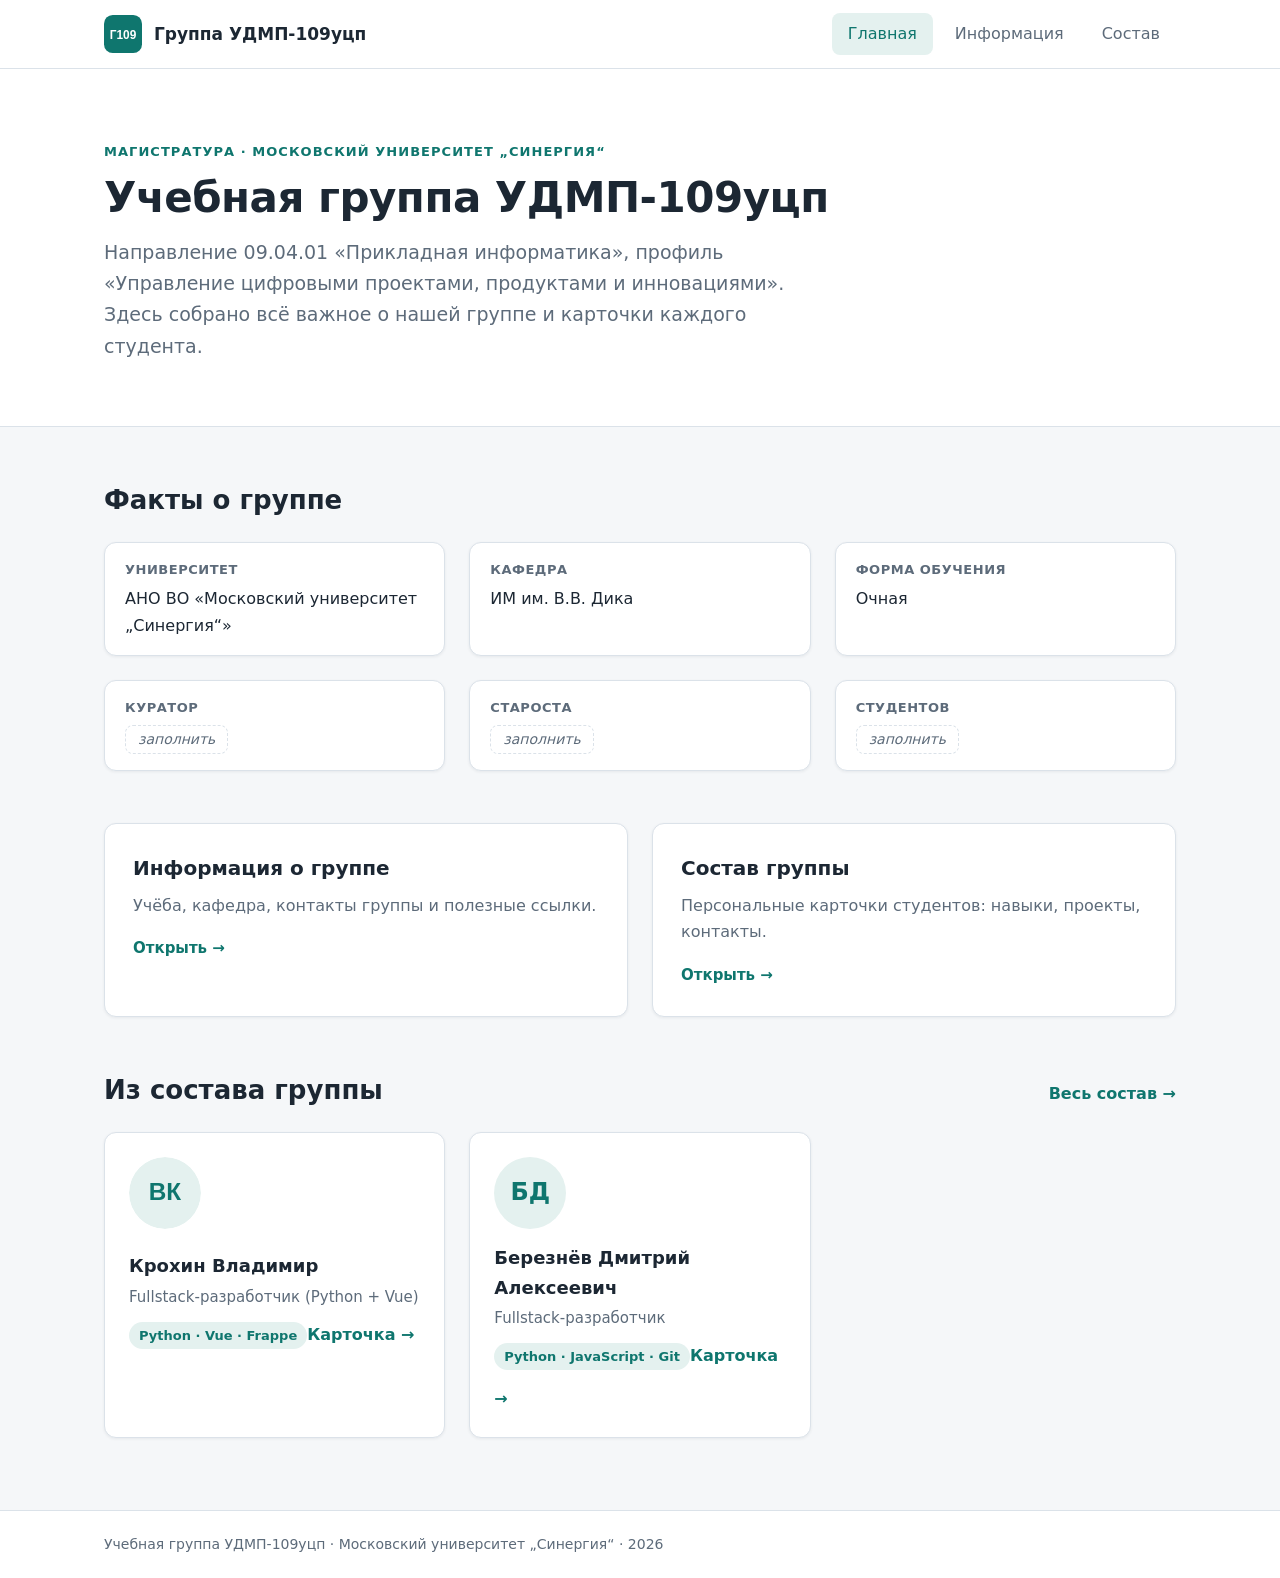
<file: index.html>
<!doctype html>
<html lang="ru">
<head>
  <meta charset="utf-8">
  <meta name="viewport" content="width=device-width, initial-scale=1">
  <title>Группа УДМП-109уцп — Синергия</title>
  <meta name="description"
        content="Сайт учебной группы УДМП-109уцп: информация о группе и персональные карточки студентов.">
  <meta name="site-root" content="./">
  <link rel="icon" href="assets/img/logo.svg" type="image/svg+xml">

  <link rel="stylesheet" href="assets/css/tokens.css">
  <link rel="stylesheet" href="assets/css/layout.css">
  <link rel="stylesheet" href="assets/css/components.css">

  <script src="assets/js/components.js" defer></script>
  <script src="assets/js/roster.js" defer></script>
</head>

<body data-page="home">
  <a class="skip-link" href="#main">Перейти к содержанию</a>
  <site-header></site-header>

  <main id="main">

    <section class="hero">
      <div class="container">
        <p class="eyebrow">Магистратура · Московский университет „Синергия“</p>
        <h1>Учебная группа УДМП-109уцп</h1>
        <p class="lead">
          Направление 09.04.01 «Прикладная информатика», профиль
          «Управление цифровыми проектами, продуктами и инновациями».
          Здесь собрано всё важное о нашей группе и карточки каждого студента.
        </p>
      </div>
    </section>

    <section class="section">
      <div class="container">
        <h2>Факты о группе</h2>
        <dl class="facts">
          <div>
            <dt>Университет</dt>
            <dd>АНО ВО «Московский университет „Синергия“»</dd>
          </div>
          <div>
            <dt>Кафедра</dt>
            <dd>ИМ им. В.В. Дика</dd>
          </div>
          <div>
            <dt>Форма обучения</dt>
            <dd>Очная</dd>
          </div>
          <div>
            <dt>Куратор</dt>
            <dd><span class="plaque">заполнить</span></dd>
          </div>
          <div>
            <dt>Староста</dt>
            <dd><span class="plaque">заполнить</span></dd>
          </div>
          <div>
            <dt>Студентов</dt>
            <dd><span class="plaque">заполнить</span></dd>
          </div>
        </dl>
      </div>
    </section>

    <section class="section">
      <div class="container">
        <div class="nav-cards">
          <a class="nav-card" href="info/index.html">
            <h3>Информация о группе</h3>
            <p>Учёба, кафедра, контакты группы и полезные ссылки.</p>
            <span class="nav-card__arrow">Открыть →</span>
          </a>
          <a class="nav-card" href="team/index.html">
            <h3>Состав группы</h3>
            <p>Персональные карточки студентов: навыки, проекты, контакты.</p>
            <span class="nav-card__arrow">Открыть →</span>
          </a>
        </div>
      </div>
    </section>

    <section class="section">
      <div class="container">
        <div class="section-head">
          <h2>Из состава группы</h2>
          <a class="more-link" href="team/index.html">Весь состав →</a>
        </div>
        <div class="team-grid" data-roster data-limit="4"></div>
      </div>
    </section>

  </main>

  <site-footer></site-footer>
</body>
</html>
</file>
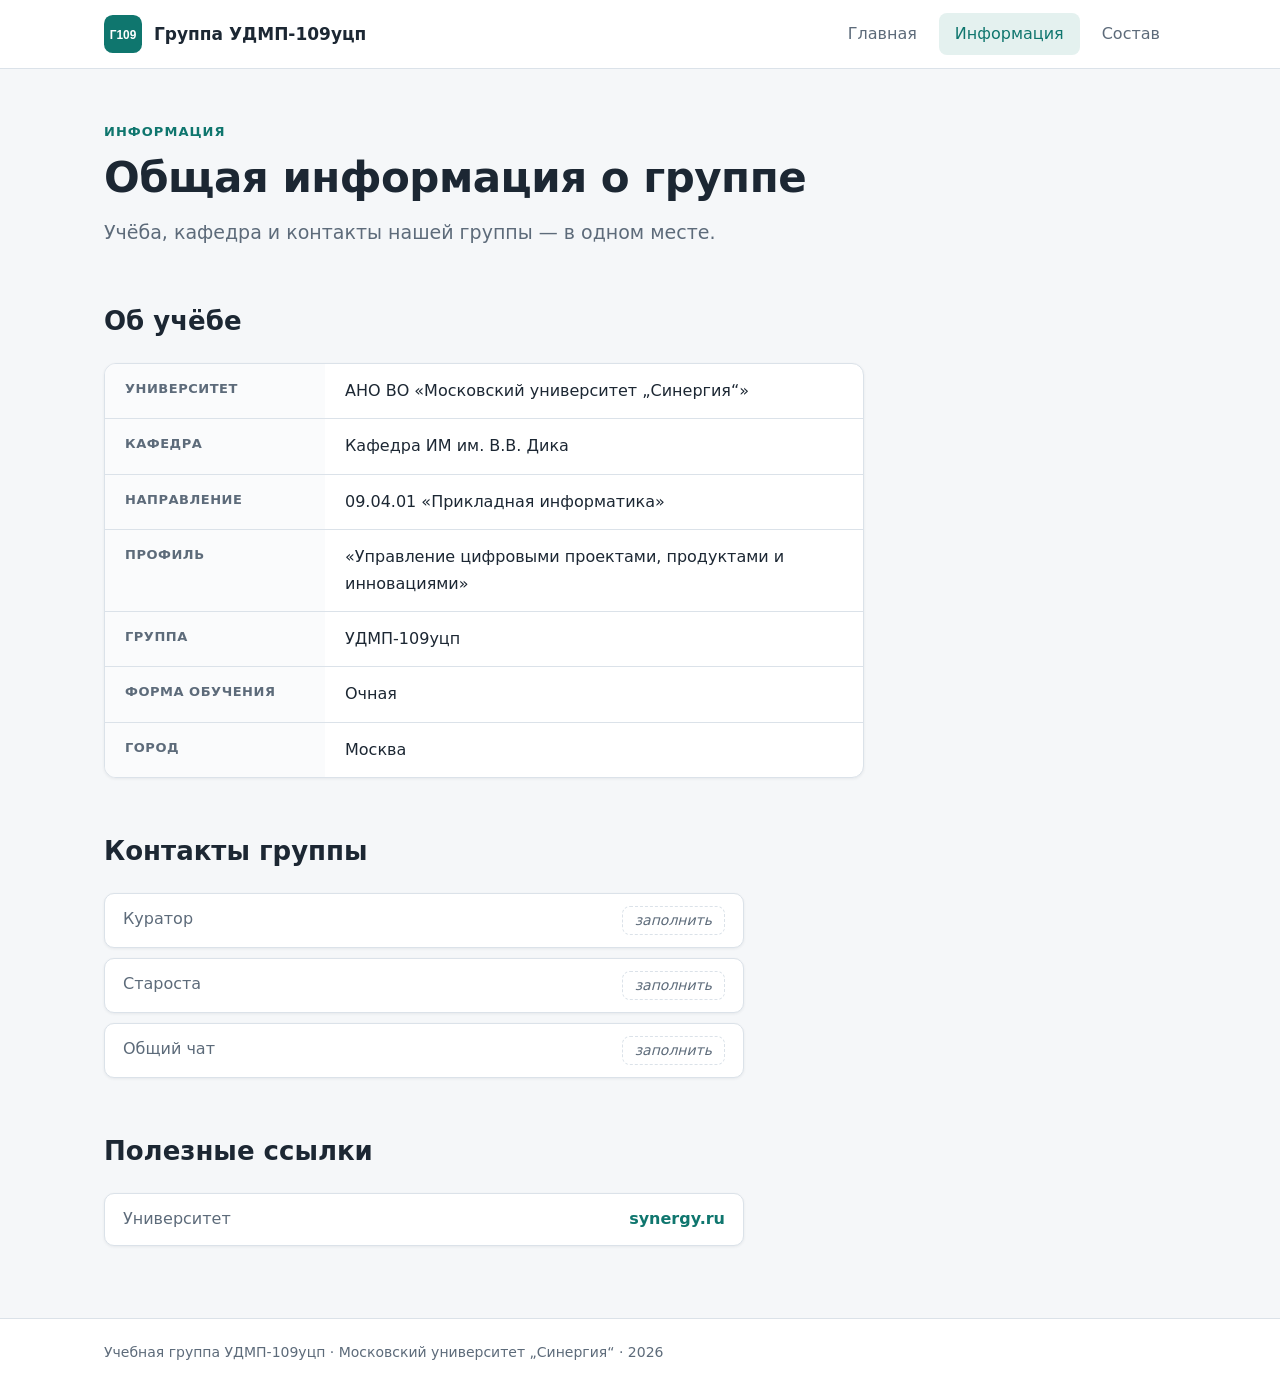
<file: info/index.html>
<!doctype html>
<html lang="ru">
<head>
  <meta charset="utf-8">
  <meta name="viewport" content="width=device-width, initial-scale=1">
  <title>Информация — группа УДМП-109уцп</title>
  <meta name="description"
        content="Общая информация об учебной группе УДМП-109уцп: учёба, кафедра, контакты, полезные ссылки.">
  <meta name="site-root" content="../">
  <link rel="icon" href="../assets/img/logo.svg" type="image/svg+xml">

  <link rel="stylesheet" href="../assets/css/tokens.css">
  <link rel="stylesheet" href="../assets/css/layout.css">
  <link rel="stylesheet" href="../assets/css/components.css">

  <script src="../assets/js/components.js" defer></script>
</head>

<body data-page="info">
  <a class="skip-link" href="#main">Перейти к содержанию</a>
  <site-header></site-header>

  <main id="main">

    <section class="section">
      <div class="container">
        <p class="eyebrow">Информация</p>
        <h1>Общая информация о группе</h1>
        <p class="lead">
          Учёба, кафедра и контакты нашей группы — в одном месте.
        </p>
      </div>
    </section>

    <section class="section">
      <div class="container">
        <h2>Об учёбе</h2>
        <div class="table-wrap">
          <table class="table">
            <tr>
              <th>Университет</th>
              <td>АНО ВО «Московский университет „Синергия“»</td>
            </tr>
            <tr>
              <th>Кафедра</th>
              <td>Кафедра ИМ им. В.В. Дика</td>
            </tr>
            <tr>
              <th>Направление</th>
              <td>09.04.01 «Прикладная информатика»</td>
            </tr>
            <tr>
              <th>Профиль</th>
              <td>«Управление цифровыми проектами, продуктами и инновациями»</td>
            </tr>
            <tr>
              <th>Группа</th>
              <td>УДМП-109уцп</td>
            </tr>
            <tr>
              <th>Форма обучения</th>
              <td>Очная</td>
            </tr>
            <tr>
              <th>Город</th>
              <td>Москва</td>
            </tr>
          </table>
        </div>
      </div>
    </section>

    <section class="section">
      <div class="container">
        <h2>Контакты группы</h2>
        <ul class="link-list">
          <li>
            <span class="label">Куратор</span>
            <span class="plaque">заполнить</span>
          </li>
          <li>
            <span class="label">Староста</span>
            <span class="plaque">заполнить</span>
          </li>
          <li>
            <span class="label">Общий чат</span>
            <span class="plaque">заполнить</span>
          </li>
        </ul>
      </div>
    </section>

    <section class="section">
      <div class="container">
        <h2>Полезные ссылки</h2>
        <ul class="link-list">
          <li>
            <span class="label">Университет</span>
            <a href="https://synergy.ru" target="_blank" rel="noopener">synergy.ru</a>
          </li>
        </ul>
      </div>
    </section>

  </main>

  <site-footer></site-footer>
</body>
</html>
</file>
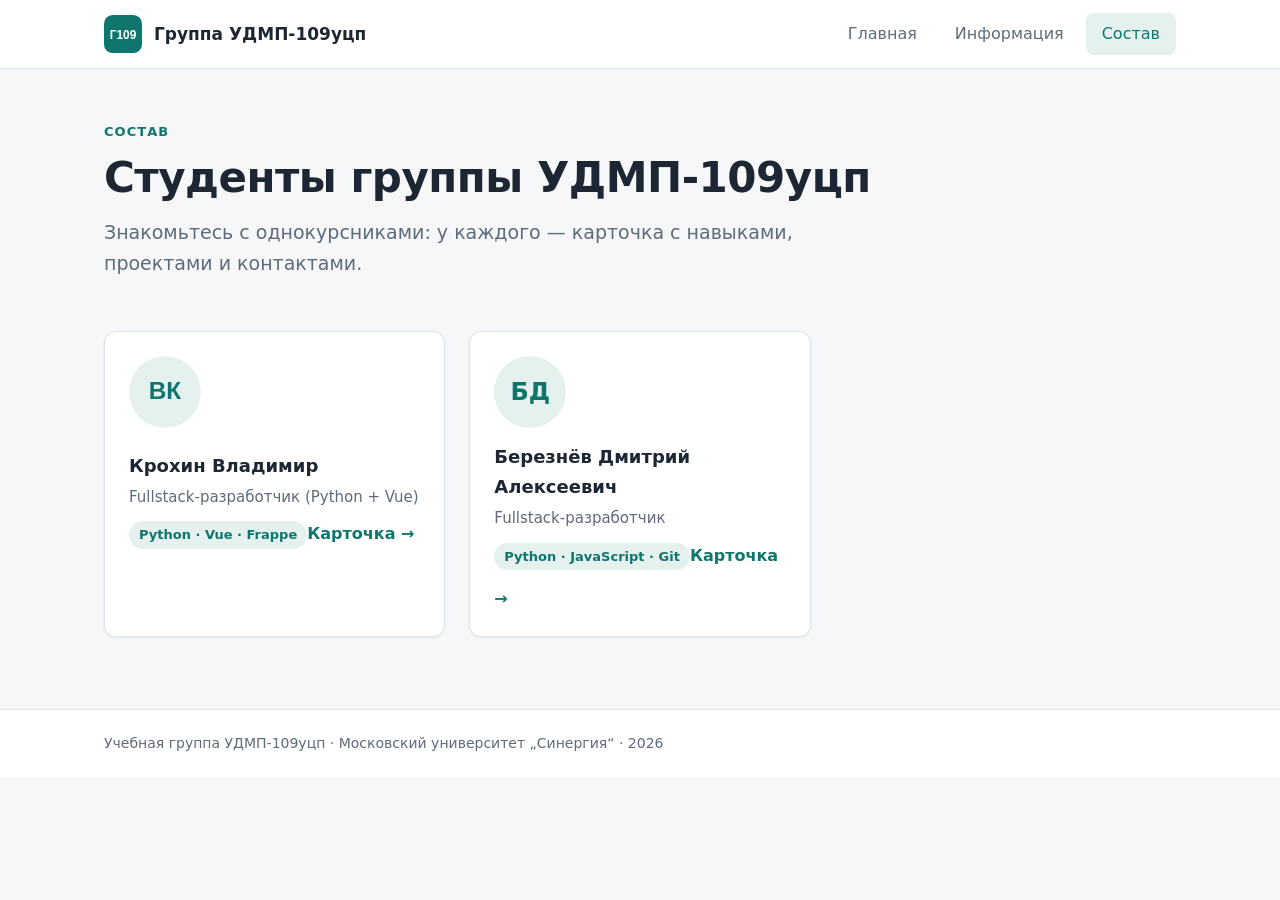
<file: team/index.html>
<!doctype html>
<html lang="ru">
<head>
  <meta charset="utf-8">
  <meta name="viewport" content="width=device-width, initial-scale=1">
  <title>Состав — группа УДМП-109уцп</title>
  <meta name="description"
        content="Студенты учебной группы УДМП-109уцп: персональные карточки с навыками, проектами и контактами.">
  <meta name="site-root" content="../">
  <link rel="icon" href="../assets/img/logo.svg" type="image/svg+xml">

  <link rel="stylesheet" href="../assets/css/tokens.css">
  <link rel="stylesheet" href="../assets/css/layout.css">
  <link rel="stylesheet" href="../assets/css/components.css">

  <script src="../assets/js/components.js" defer></script>
  <script src="../assets/js/roster.js" defer></script>
</head>

<body data-page="team">
  <a class="skip-link" href="#main">Перейти к содержанию</a>
  <site-header></site-header>

  <main id="main">

    <section class="section">
      <div class="container">
        <p class="eyebrow">Состав</p>
        <h1>Студенты группы УДМП-109уцп</h1>
        <p class="lead">
          Знакомьтесь с однокурсниками: у каждого — карточка с навыками,
          проектами и контактами.
        </p>
      </div>
    </section>

    <section class="section">
      <div class="container">
        <div class="team-grid" data-roster></div>
      </div>
    </section>

  </main>

  <site-footer></site-footer>
</body>
</html>
</file>
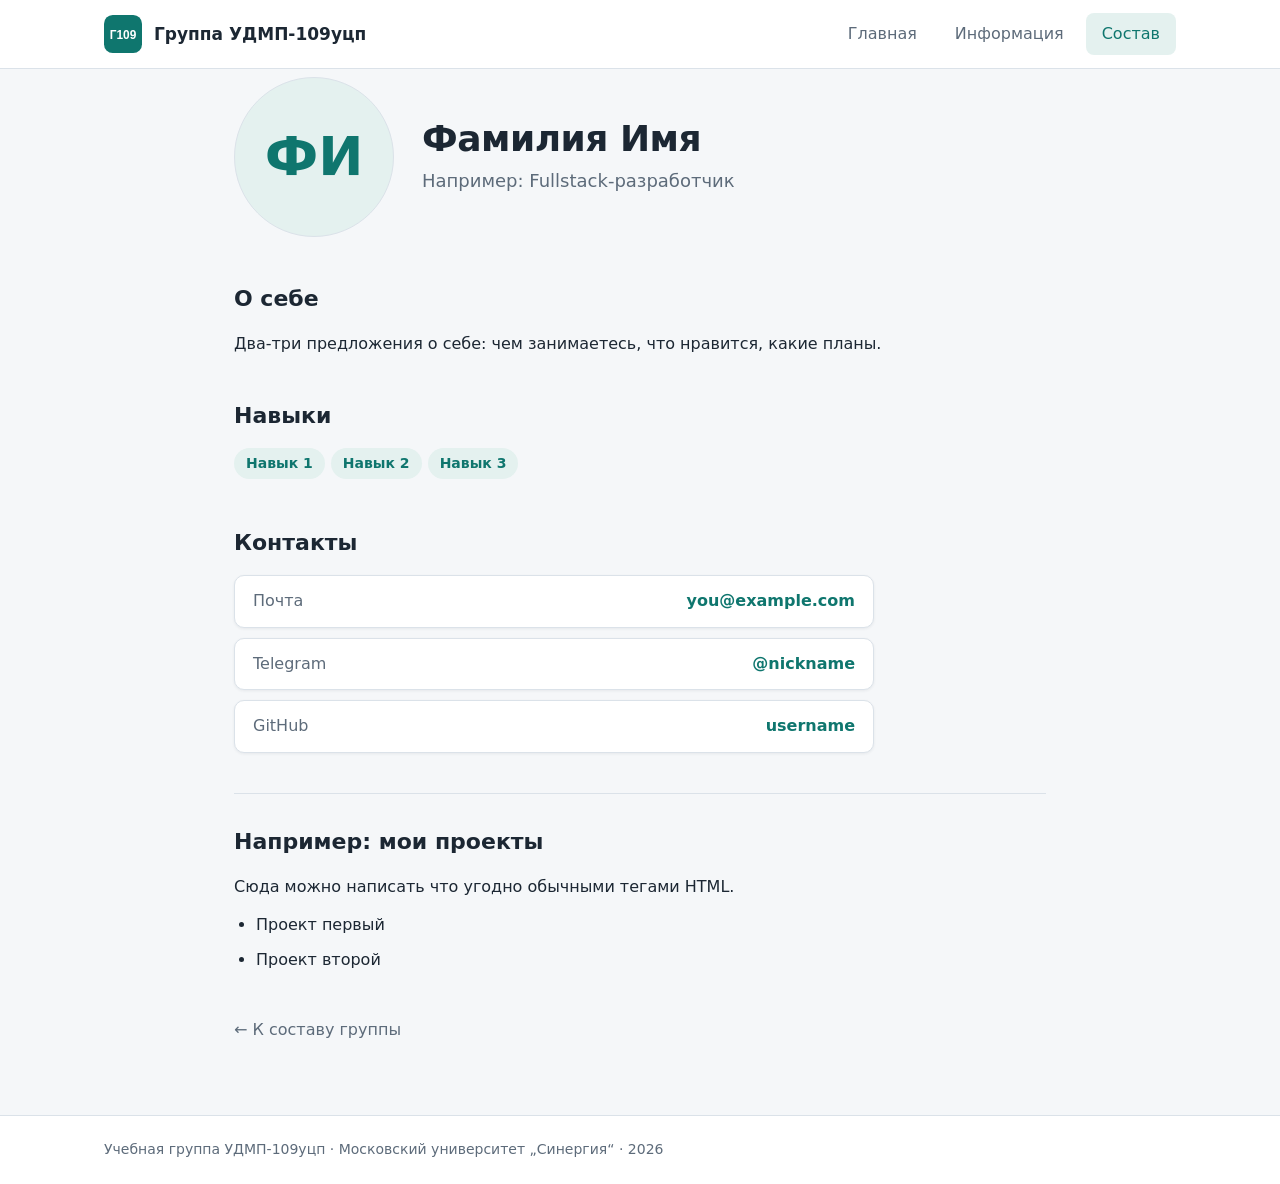
<file: team/_template/index.html>
<!doctype html>
<!--
  ШАБЛОН ПЕРСОНАЛЬНОЙ КАРТОЧКИ.

  1. Скопируйте всю папку _template в team/<фамилия латиницей>.
  2. Заполните анкету в конце файла — карточка соберётся сама.
  3. По желанию используйте зону свободного HTML и свои стили/скрипты.

  Подробная инструкция — в файле ЗАПОЛНЕНИЕ-КАРТОЧКИ.md рядом.
  Заполненный пример — team/krokhin/
-->
<html lang="ru">
<head>
  <meta charset="utf-8">
  <meta name="viewport" content="width=device-width, initial-scale=1">
  <title>Фамилия Имя — группа УДМП-109уцп</title>
  <meta name="site-root" content="../../">
  <link rel="icon" href="../../assets/img/logo.svg" type="image/svg+xml">

  <link rel="stylesheet" href="../../assets/css/tokens.css">
  <link rel="stylesheet" href="../../assets/css/layout.css">
  <link rel="stylesheet" href="../../assets/css/components.css">
  <link rel="stylesheet" href="../../assets/css/card.css">

  <script src="../../assets/js/components.js" defer></script>
  <script src="../../assets/js/card.js" defer></script>

  <!-- ====== СВОИ СТИЛИ (необязательно) ====== -->
  <!-- <link rel="stylesheet" href="style.css"> -->

  <!-- ====== СВОИ СКРИПТЫ И БИБЛИОТЕКИ (необязательно) ====== -->
  <!-- Например, jQuery с CDN:
       <script src="https://code.jquery.com/jquery-3.7.1.min.js" defer></script>
  -->
</head>

<body data-page="card">
  <a class="skip-link" href="#main">Перейти к содержанию</a>
  <site-header></site-header>

  <main id="main">
    <div class="container card-page">

      <!-- Сюда card.js собирает карточку из анкеты в конце файла -->
      <div id="card-data"></div>

      <!-- ====== ЗОНА СВОБОДНОГО HTML (необязательно) ======
           Пишите обычные теги: h2, p, ul, img, a — они уже оформлены.
           Не нужна — удалите весь div целиком. -->
      <div class="free">
        <h2>Например: мои проекты</h2>
        <p>Сюда можно написать что угодно обычными тегами HTML.</p>
        <ul>
          <li>Проект первый</li>
          <li>Проект второй</li>
        </ul>
      </div>

      <p class="card-back"><a href="../index.html">← К составу группы</a></p>
    </div>
  </main>

  <site-footer></site-footer>

  <!-- ====== АНКЕТА ======
       photo — путь к файлу фото ОТ КОРНЯ сайта,
       например "team/ivanov/photo.jpg". Нет фото — оставьте "". -->
  <script type="application/json" data-student>
  {
    "name": "Фамилия Имя",
    "role": "Например: Fullstack-разработчик",
    "photo": "",
    "about": "Два-три предложения о себе: чем занимаетесь, что нравится, какие планы.",
    "skills": ["Навык 1", "Навык 2", "Навык 3"],
    "contacts": {
      "email": "you@example.com",
      "telegram": "@nickname",
      "github": "username"
    }
  }
  </script>
</body>
</html>
</file>
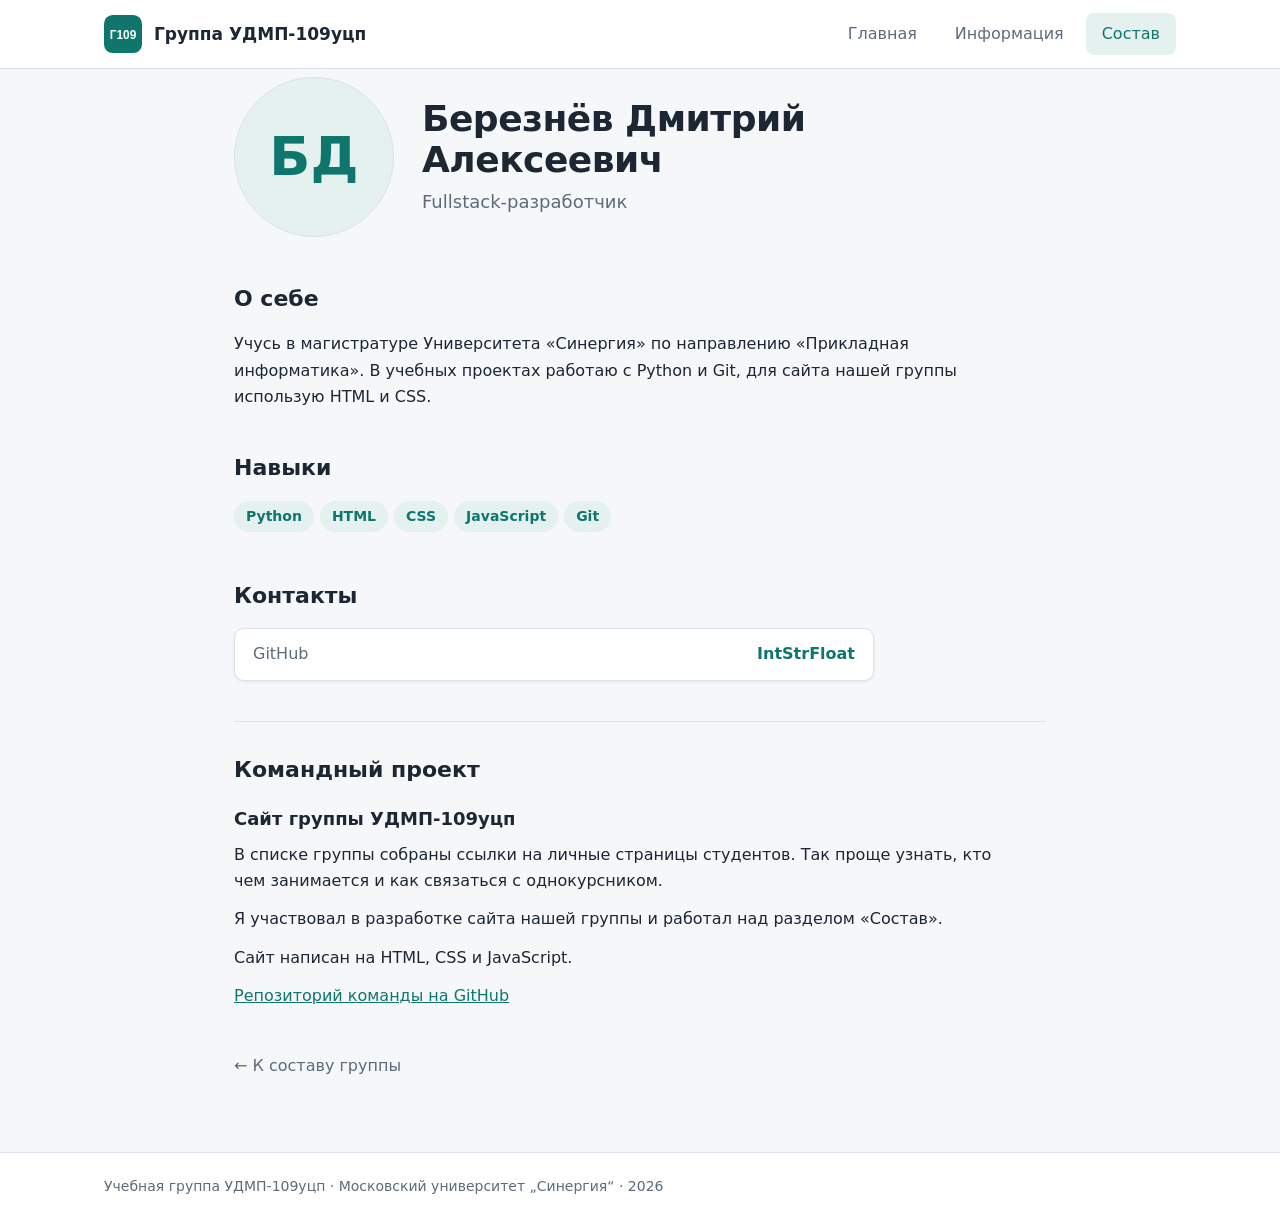
<file: team/bereznyov/index.html>
<!doctype html>
<html lang="ru">
<head>
  <meta charset="utf-8">
  <meta name="viewport" content="width=device-width, initial-scale=1">
  <title>Березнёв Дмитрий Алексеевич — группа УДМП-109уцп</title>
  <meta name="site-root" content="../../">
  <link rel="icon" href="../../assets/img/logo.svg" type="image/svg+xml">

  <link rel="stylesheet" href="../../assets/css/tokens.css">
  <link rel="stylesheet" href="../../assets/css/layout.css">
  <link rel="stylesheet" href="../../assets/css/components.css">
  <link rel="stylesheet" href="../../assets/css/card.css">

  <script src="../../assets/js/components.js" defer></script>
  <script src="../../assets/js/card.js" defer></script>

</head>

<body data-page="card">
  <a class="skip-link" href="#main">Перейти к содержанию</a>
  <site-header></site-header>

  <main id="main">
    <div class="container card-page">

      <div id="card-data"></div>

      <section class="free">
        <h2>Командный проект</h2>
        <h3>Сайт группы УДМП-109уцп</h3>
        <p>В списке группы собраны ссылки на личные страницы студентов. Так проще узнать, кто чем занимается и как связаться с однокурсником.</p>
        <p>Я участвовал в разработке сайта нашей группы и работал над разделом «Состав».</p>
        <p>Сайт написан на HTML, CSS и JavaScript.</p>
        <p><a href="https://github.com/VladimirKrokhin/udmp-109ucp-group-site">Репозиторий команды на GitHub</a></p>
      </section>

      <p class="card-back"><a href="../index.html">← К составу группы</a></p>
    </div>
  </main>

  <site-footer></site-footer>

  <script type="application/json" data-student>
  {
    "name": "Березнёв Дмитрий Алексеевич",
    "role": "Fullstack-разработчик",
    "photo": "",
    "about": "Учусь в магистратуре Университета «Синергия» по направлению «Прикладная информатика». В учебных проектах работаю с Python и Git, для сайта нашей группы использую HTML и CSS.",
    "skills": ["Python", "HTML", "CSS", "JavaScript", "Git"],
    "contacts": {
      "github": "IntStrFloat"
    }
  }
  </script>
</body>
</html>
</file>
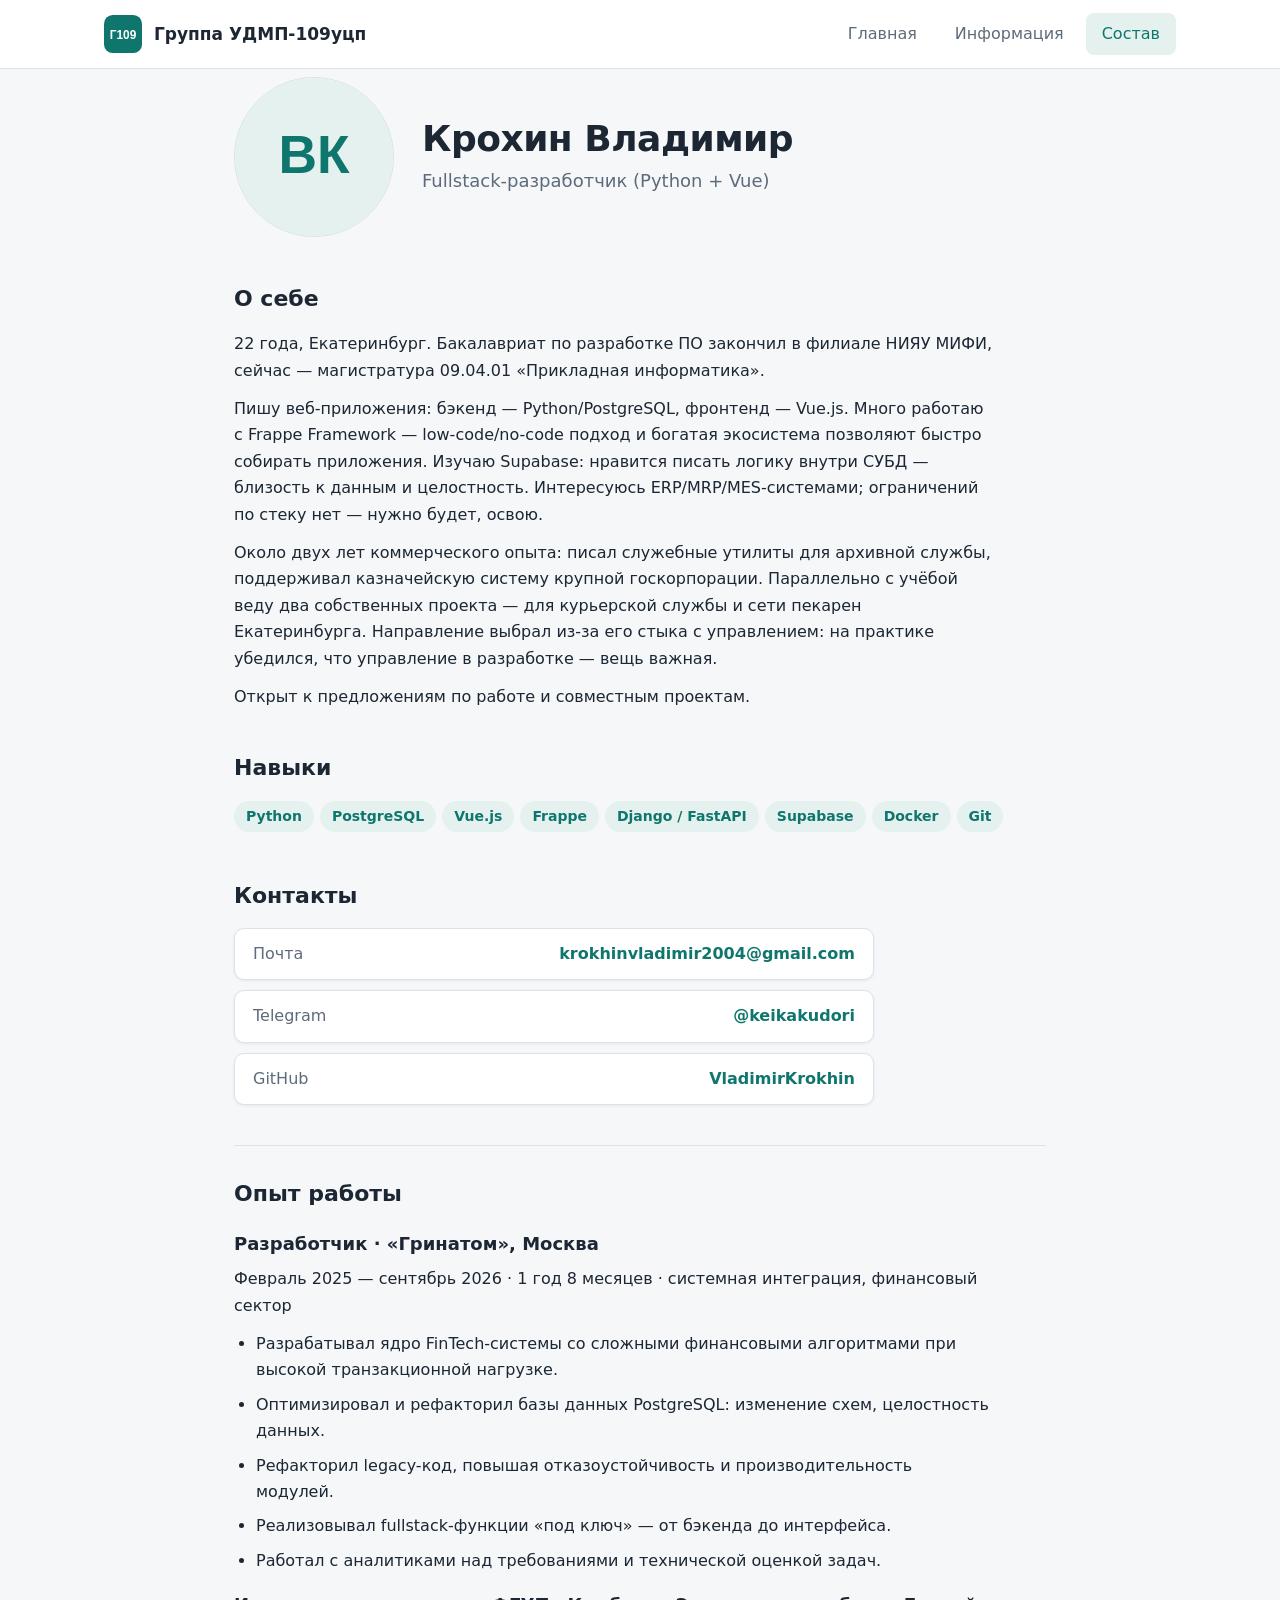
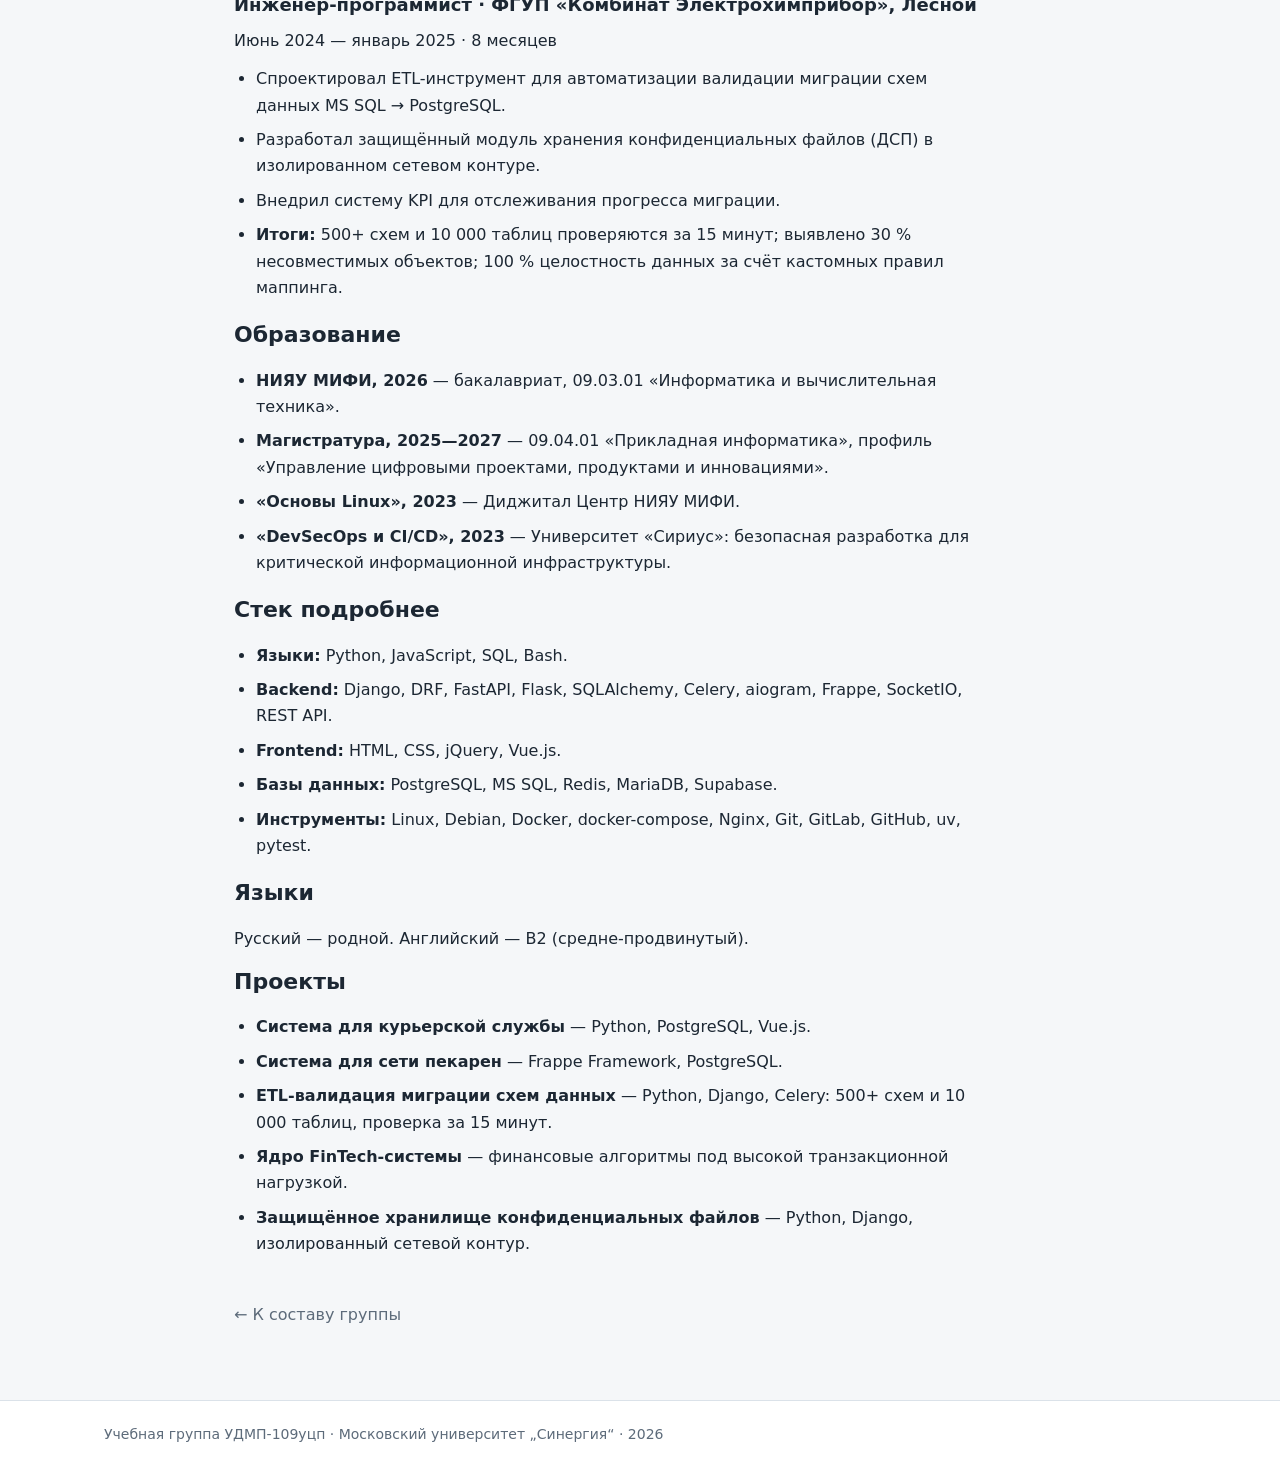
<file: team/krokhin/index.html>
<!doctype html>
<html lang="ru">
<head>
  <meta charset="utf-8">
  <meta name="viewport" content="width=device-width, initial-scale=1">
  <title>Крохин Владимир — группа УДМП-109уцп</title>
  <meta name="description"
        content="Персональная карточка: Крохин Владимир, fullstack-разработчик (Python + Vue).">
  <meta name="site-root" content="../../">
  <link rel="icon" href="../../assets/img/logo.svg" type="image/svg+xml">

  <link rel="stylesheet" href="../../assets/css/tokens.css">
  <link rel="stylesheet" href="../../assets/css/layout.css">
  <link rel="stylesheet" href="../../assets/css/components.css">
  <link rel="stylesheet" href="../../assets/css/card.css">

  <script src="../../assets/js/components.js" defer></script>
  <script src="../../assets/js/card.js" defer></script>
</head>

<body data-page="card">
  <a class="skip-link" href="#main">Перейти к содержанию</a>
  <site-header></site-header>

  <main id="main">
    <div class="container card-page">

      <!-- Сюда card.js собирает карточку из анкеты ниже -->
      <div id="card-data"></div>

      <!-- Зона свободного HTML: оформлена базовыми стилями -->
      <div class="free">
        <h2>Опыт работы</h2>

        <h3>Разработчик · «Гринатом», Москва</h3>
        <p>Февраль 2025 — сентябрь 2026 · 1 год 8 месяцев · системная
          интеграция, финансовый сектор</p>
        <ul>
          <li>Разрабатывал ядро FinTech-системы со сложными финансовыми
            алгоритмами при высокой транзакционной нагрузке.</li>
          <li>Оптимизировал и рефакторил базы данных PostgreSQL: изменение
            схем, целостность данных.</li>
          <li>Рефакторил legacy-код, повышая отказоустойчивость и
            производительность модулей.</li>
          <li>Реализовывал fullstack-функции «под ключ» — от бэкенда до
            интерфейса.</li>
          <li>Работал с аналитиками над требованиями и технической оценкой
            задач.</li>
        </ul>

        <h3>Инженер-программист · ФГУП «Комбинат Электрохимприбор», Лесной</h3>
        <p>Июнь 2024 — январь 2025 · 8 месяцев</p>
        <ul>
          <li>Спроектировал ETL-инструмент для автоматизации валидации
            миграции схем данных MS SQL → PostgreSQL.</li>
          <li>Разработал защищённый модуль хранения конфиденциальных файлов
            (ДСП) в изолированном сетевом контуре.</li>
          <li>Внедрил систему KPI для отслеживания прогресса миграции.</li>
          <li><b>Итоги:</b> 500+ схем и 10 000 таблиц проверяются за 15 минут;
            выявлено 30 % несовместимых объектов; 100 % целостность данных за
            счёт кастомных правил маппинга.</li>
        </ul>

        <h2>Образование</h2>
        <ul>
          <li><b>НИЯУ МИФИ, 2026</b> — бакалавриат, 09.03.01 «Информатика и
            вычислительная техника».</li>
          <li><b>Магистратура, 2025—2027</b> — 09.04.01 «Прикладная
            информатика», профиль «Управление цифровыми проектами, продуктами
            и инновациями».</li>
          <li><b>«Основы Linux», 2023</b> — Диджитал Центр НИЯУ МИФИ.</li>
          <li><b>«DevSecOps и CI/CD», 2023</b> — Университет «Сириус»:
            безопасная разработка для критической информационной
            инфраструктуры.</li>
        </ul>

        <h2>Стек подробнее</h2>
        <ul>
          <li><b>Языки:</b> Python, JavaScript, SQL, Bash.</li>
          <li><b>Backend:</b> Django, DRF, FastAPI, Flask, SQLAlchemy, Celery,
            aiogram, Frappe, SocketIO, REST API.</li>
          <li><b>Frontend:</b> HTML, CSS, jQuery, Vue.js.</li>
          <li><b>Базы данных:</b> PostgreSQL, MS SQL, Redis, MariaDB,
            Supabase.</li>
          <li><b>Инструменты:</b> Linux, Debian, Docker, docker-compose,
            Nginx, Git, GitLab, GitHub, uv, pytest.</li>
        </ul>

        <h2>Языки</h2>
        <p>Русский — родной. Английский — B2 (средне-продвинутый).</p>

        <h2>Проекты</h2>
        <ul>
          <li><b>Система для курьерской службы</b> — Python, PostgreSQL,
            Vue.js.</li>
          <li><b>Система для сети пекарен</b> — Frappe Framework,
            PostgreSQL.</li>
          <li><b>ETL-валидация миграции схем данных</b> — Python, Django,
            Celery: 500+ схем и 10 000 таблиц, проверка за 15 минут.</li>
          <li><b>Ядро FinTech-системы</b> — финансовые алгоритмы под высокой
            транзакционной нагрузкой.</li>
          <li><b>Защищённое хранилище конфиденциальных файлов</b> — Python,
            Django, изолированный сетевой контур.</li>
        </ul>
      </div>

      <p class="card-back"><a href="../index.html">← К составу группы</a></p>
    </div>
  </main>

  <site-footer></site-footer>

  <!-- Анкета: card.js строит по ней фото, имя, «О себе», навыки и контакты -->
  <script type="application/json" data-student>
  {
    "name": "Крохин Владимир",
    "role": "Fullstack-разработчик (Python + Vue)",
    "photo": "assets/img/krokhin.svg",
    "about": "22 года, Екатеринбург. Бакалавриат по разработке ПО закончил в филиале НИЯУ МИФИ, сейчас — магистратура 09.04.01 «Прикладная информатика».\n\nПишу веб-приложения: бэкенд — Python/PostgreSQL, фронтенд — Vue.js. Много работаю с Frappe Framework — low-code/no-code подход и богатая экосистема позволяют быстро собирать приложения. Изучаю Supabase: нравится писать логику внутри СУБД — близость к данным и целостность. Интересуюсь ERP/MRP/MES-системами; ограничений по стеку нет — нужно будет, освою.\n\nОколо двух лет коммерческого опыта: писал служебные утилиты для архивной службы, поддерживал казначейскую систему крупной госкорпорации. Параллельно с учёбой веду два собственных проекта — для курьерской службы и сети пекарен Екатеринбурга. Направление выбрал из-за его стыка с управлением: на практике убедился, что управление в разработке — вещь важная.\n\nОткрыт к предложениям по работе и совместным проектам.",
    "skills": [
      "Python",
      "PostgreSQL",
      "Vue.js",
      "Frappe",
      "Django / FastAPI",
      "Supabase",
      "Docker",
      "Git"
    ],
    "contacts": {
      "email": "krokhinvladimir2004@gmail.com",
      "telegram": "@keikakudori",
      "github": "VladimirKrokhin"
    }
  }
  </script>
</body>
</html>
</file>
<file: assets/css/tokens.css>
/* tokens.css — переменные оформления: менять дизайн можно только здесь */

:root {
  --bg: #f5f7f9;
  --surface: #ffffff;
  --border: #dbe2e9;
  --text: #1c2733;
  --muted: #5d6b7a;
  --accent: #0f766e;
  --accent-dark: #0c5f58;
  --accent-soft: #e4f1ef;
  --danger: #b42318;

  --radius: 12px;
  --shadow: 0 1px 3px rgba(28, 39, 51, 0.07);
  --gap: 24px;
  --container: 1120px;

  --font: system-ui, -apple-system, "Segoe UI", Roboto, Arial, sans-serif;
}
</file>
<file: assets/css/layout.css>
/* layout.css — общая сетка, шапка, подвал, секции */

* { box-sizing: border-box; }

body {
  margin: 0;
  font-family: var(--font);
  font-size: 16px;
  line-height: 1.65;
  color: var(--text);
  background: var(--bg);
}

img { max-width: 100%; }

.container {
  max-width: var(--container);
  margin: 0 auto;
  padding: 0 24px;
}

/* Ссылка «перейти к содержанию» */
.skip-link { position: absolute; left: -9999px; }
.skip-link:focus {
  position: static;
  display: inline-block;
  padding: 8px 16px;
  background: var(--accent);
  color: #fff;
  border-radius: 8px;
  text-decoration: none;
}

/* Шапка */
.site-header {
  background: var(--surface);
  border-bottom: 1px solid var(--border);
}

.site-header__inner {
  display: flex;
  align-items: center;
  justify-content: space-between;
  height: 68px;
}

.brand {
  display: flex;
  align-items: center;
  gap: 12px;
  text-decoration: none;
  color: var(--text);
  font-weight: 700;
  font-size: 17px;
}

.brand img {
  width: 38px;
  height: 38px;
  display: block;
}

.site-nav { display: flex; gap: 6px; }

.site-nav a {
  padding: 8px 16px;
  border-radius: 8px;
  text-decoration: none;
  color: var(--muted);
  font-weight: 500;
}

.site-nav a:hover { background: #edf1f5; color: var(--text); }

.site-nav a[aria-current="page"] {
  background: var(--accent-soft);
  color: var(--accent);
}

/* Подвал */
.site-footer {
  border-top: 1px solid var(--border);
  background: var(--surface);
  color: var(--muted);
  font-size: 14px;
  padding: 22px 0;
  margin-top: 72px;
}

.site-footer p { margin: 0; }

/* Первый экран */
.hero {
  background: var(--surface);
  border-bottom: 1px solid var(--border);
  padding: 72px 0 64px;
}

/* Заголовки */
h1 {
  font-size: 42px;
  line-height: 1.15;
  letter-spacing: -0.5px;
  margin: 0 0 14px;
}

h2 { font-size: 26px; margin: 0 0 20px; }
h3 { font-size: 19px; margin: 0 0 8px; }

.eyebrow {
  color: var(--accent);
  text-transform: uppercase;
  letter-spacing: 0.08em;
  font-size: 13px;
  font-weight: 700;
  margin: 0 0 12px;
}

.lead {
  font-size: 19px;
  color: var(--muted);
  max-width: 740px;
  margin: 0;
}

/* Секции */
.section { padding: 52px 0 0; }
</file>
<file: assets/css/components.css>
/* components.css — кнопки, бейджи, карточки, списки, таблицы */

/* Кнопки */
.btn {
  display: inline-block;
  padding: 10px 20px;
  border-radius: 10px;
  border: 1px solid transparent;
  font: inherit;
  font-size: 15px;
  font-weight: 600;
  text-decoration: none;
  cursor: pointer;
}

.btn--primary { background: var(--accent); color: #fff; }
.btn--primary:hover { background: var(--accent-dark); }

.btn--ghost {
  background: var(--surface);
  color: var(--text);
  border-color: var(--border);
}
.btn--ghost:hover { border-color: var(--accent); color: var(--accent); }

/* Бейджи навыков */
.badge {
  display: inline-block;
  margin: 0 6px 6px 0;
  padding: 4px 12px;
  border-radius: 999px;
  background: var(--accent-soft);
  color: var(--accent);
  font-size: 14px;
  font-weight: 600;
}

/* Плашка-заглушка */
.plaque {
  display: inline-block;
  padding: 2px 12px;
  border: 1px dashed var(--border);
  border-radius: 8px;
  color: var(--muted);
  font-style: italic;
  font-size: 14px;
}

/* Факты о группе */
.facts {
  display: grid;
  grid-template-columns: repeat(3, 1fr);
  gap: var(--gap);
  margin: 0;
}

.facts > div {
  background: var(--surface);
  border: 1px solid var(--border);
  border-radius: var(--radius);
  box-shadow: var(--shadow);
  padding: 16px 20px;
}

.facts dt {
  font-size: 13px;
  font-weight: 700;
  letter-spacing: 0.04em;
  text-transform: uppercase;
  color: var(--muted);
  margin: 0 0 6px;
}

.facts dd { margin: 0; font-weight: 500; }

/* Карточки перехода */
.nav-cards {
  display: grid;
  grid-template-columns: 1fr 1fr;
  gap: var(--gap);
}

.nav-card {
  display: block;
  background: var(--surface);
  border: 1px solid var(--border);
  border-radius: var(--radius);
  box-shadow: var(--shadow);
  padding: 28px;
  text-decoration: none;
  color: var(--text);
}

.nav-card:hover { border-color: var(--accent); }

.nav-card h3 { margin: 0 0 8px; font-size: 20px; }
.nav-card p { margin: 0 0 16px; color: var(--muted); }

.nav-card__arrow {
  color: var(--accent);
  font-weight: 600;
  font-size: 15px;
}

/* Заголовок секции со ссылкой справа */
.section-head {
  display: flex;
  justify-content: space-between;
  align-items: baseline;
  margin-bottom: 20px;
}

.section-head h2 { margin: 0; }

.more-link {
  color: var(--accent);
  font-weight: 600;
  text-decoration: none;
}
.more-link:hover { text-decoration: underline; }

/* Сетка состава */
.team-grid {
  display: grid;
  grid-template-columns: repeat(3, 1fr);
  gap: var(--gap);
}

.member {
  background: var(--surface);
  border: 1px solid var(--border);
  border-radius: var(--radius);
  box-shadow: var(--shadow);
  padding: 24px;
}

.member__photo {
  width: 72px;
  height: 72px;
  border-radius: 50%;
  object-fit: cover;
  margin-bottom: 14px;
}

.member__photo--empty {
  display: flex;
  align-items: center;
  justify-content: center;
  background: var(--accent-soft);
  color: var(--accent);
  font-size: 24px;
  font-weight: 700;
}

.member__name { margin: 0 0 4px; font-size: 18px; }
.member__role { margin: 0 0 12px; color: var(--muted); font-size: 15px; }

.member__tag {
  display: inline-block;
  margin: 0 0 16px;
  padding: 3px 10px;
  border-radius: 999px;
  background: var(--accent-soft);
  color: var(--accent);
  font-size: 13px;
  font-weight: 600;
}

.member__link {
  color: var(--accent);
  font-weight: 600;
  text-decoration: none;
}
.member__link:hover { text-decoration: underline; }

/* Списки: контакты группы, полезные ссылки */
.link-list {
  list-style: none;
  margin: 0;
  padding: 0;
  display: grid;
  gap: 10px;
  max-width: 640px;
}

.link-list li {
  display: flex;
  justify-content: space-between;
  gap: 16px;
  background: var(--surface);
  border: 1px solid var(--border);
  border-radius: 10px;
  box-shadow: var(--shadow);
  padding: 12px 18px;
}

.link-list .label { color: var(--muted); }

.link-list a {
  color: var(--accent);
  font-weight: 600;
  text-decoration: none;
}
.link-list a:hover { text-decoration: underline; }

/* Таблица фактов на странице информации */
.table-wrap {
  background: var(--surface);
  border: 1px solid var(--border);
  border-radius: var(--radius);
  box-shadow: var(--shadow);
  overflow: hidden;
  max-width: 760px;
}

.table { width: 100%; border-collapse: collapse; }

.table th {
  text-align: left;
  vertical-align: top;
  width: 220px;
  padding: 14px 20px;
  background: #fafbfc;
  border-bottom: 1px solid var(--border);
  font-size: 13px;
  font-weight: 700;
  letter-spacing: 0.04em;
  text-transform: uppercase;
  color: var(--muted);
}

.table td {
  padding: 14px 20px;
  border-bottom: 1px solid var(--border);
  font-weight: 500;
}

.table tr:last-child th,
.table tr:last-child td { border-bottom: none; }

/* Сообщение об ошибке в анкете */
.card-error {
  border: 1px solid #f1b8b3;
  background: #fdeceb;
  color: var(--danger);
  padding: 14px 18px;
  border-radius: 10px;
}
</file>
<file: assets/css/card.css>
/* card.css — персональная карточка студента */

.card-page { max-width: 860px; }

/* Шапка карточки: фото + имя */
.card__head {
  display: flex;
  align-items: center;
  gap: 28px;
  padding: 8px 0 4px;
}

.card__photo {
  flex: none;
  width: 160px;
  height: 160px;
  border-radius: 50%;
  object-fit: cover;
  border: 1px solid var(--border);
}

.card__photo--empty {
  display: flex;
  align-items: center;
  justify-content: center;
  background: var(--accent-soft);
  color: var(--accent);
  font-size: 54px;
  font-weight: 700;
}

.card__name { font-size: 36px; margin: 0 0 6px; }
.card__role { color: var(--muted); font-size: 18px; margin: 0; }

/* Секции карточки */
.card__section { margin-top: 40px; }
.card__section h2 { font-size: 22px; margin: 0 0 14px; }
.card__section p { margin: 0 0 12px; max-width: 760px; }

/* Ссылка возврата к составу */
.card-back { margin-top: 44px; }

.card-back a {
  color: var(--muted);
  text-decoration: none;
}
.card-back a:hover { color: var(--accent); }

/*
 * Зона свободного HTML.
 * «Голые» теги уже оформлены: пиши h2, p, ul, img, a — и выглядит аккуратно.
 */
.free {
  margin-top: 40px;
  border-top: 1px solid var(--border);
  padding-top: 30px;
}

.free h2 { font-size: 22px; margin: 0 0 14px; }
.free h3 { font-size: 18px; margin: 16px 0 8px; }

.free p { margin: 0 0 12px; max-width: 760px; }

.free ul, .free ol { margin: 0 0 16px; padding-left: 22px; max-width: 760px; }
.free li { margin-bottom: 8px; }

.free a { color: var(--accent); }
.free a:hover { text-decoration: underline; }

.free img { border-radius: var(--radius); }

.free .btn { margin-top: 8px; }
</file>
